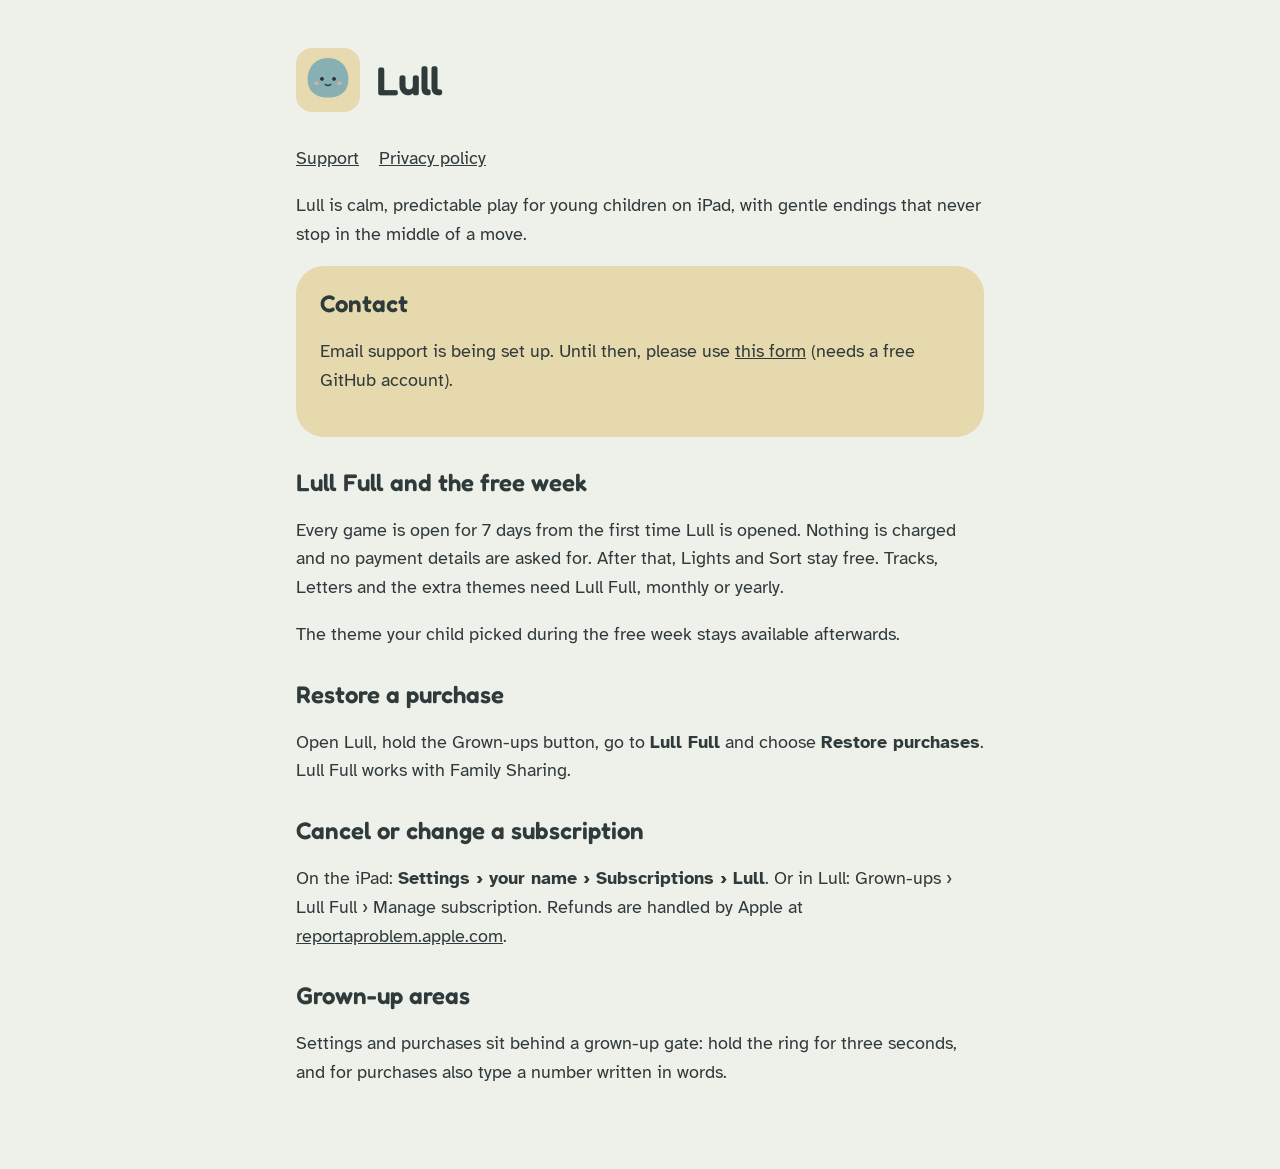
<file: index.html>
<!doctype html><html lang="en"><head><meta charset="utf-8"><meta name="viewport" content="width=device-width,initial-scale=1"><link rel="preconnect" href="https://fonts.googleapis.com"><link href="https://fonts.googleapis.com/css2?family=Atkinson+Hyperlegible:wght@400;700&family=Fredoka:wght@600&display=swap" rel="stylesheet"><link rel="stylesheet" href="style.css"><link rel="icon" href="icon.png"><title>Lull Support</title></head><body><main>
<header><img src="icon.png" alt=""><h1>Lull</h1></header>
<nav><a href="./">Support</a><a href="privacy.html">Privacy policy</a></nav>
<p>Lull is calm, predictable play for young children on iPad, with gentle endings that never stop in the middle of a move.</p>

<div class="card note"><h2 style="margin-top:0">Contact</h2>
<p><!-- CONTACT_EMAIL -->Email support is being set up. Until then, please use <a href="https://github.com/julianoczkowski/lull-app/issues/new">this form</a> (needs a free GitHub account).</p></div>

<h2>Lull Full and the free week</h2>
<p>Every game is open for 7 days from the first time Lull is opened. Nothing is charged and no payment details are asked for. After that, Lights and Sort stay free. Tracks, Letters and the extra themes need Lull Full, monthly or yearly.</p>
<p>The theme your child picked during the free week stays available afterwards.</p>

<h2>Restore a purchase</h2>
<p>Open Lull, hold the Grown-ups button, go to <b>Lull Full</b> and choose <b>Restore purchases</b>. Lull Full works with Family Sharing.</p>

<h2>Cancel or change a subscription</h2>
<p>On the iPad: <b>Settings › your name › Subscriptions › Lull</b>. Or in Lull: Grown-ups › Lull Full › Manage subscription. Refunds are handled by Apple at <a href="https://reportaproblem.apple.com">reportaproblem.apple.com</a>.</p>

<h2>Grown-up areas</h2>
<p>Settings and purchases sit behind a grown-up gate: hold the ring for three seconds, and for purchases also type a number written in words.</p>
</main></body></html>
</file>
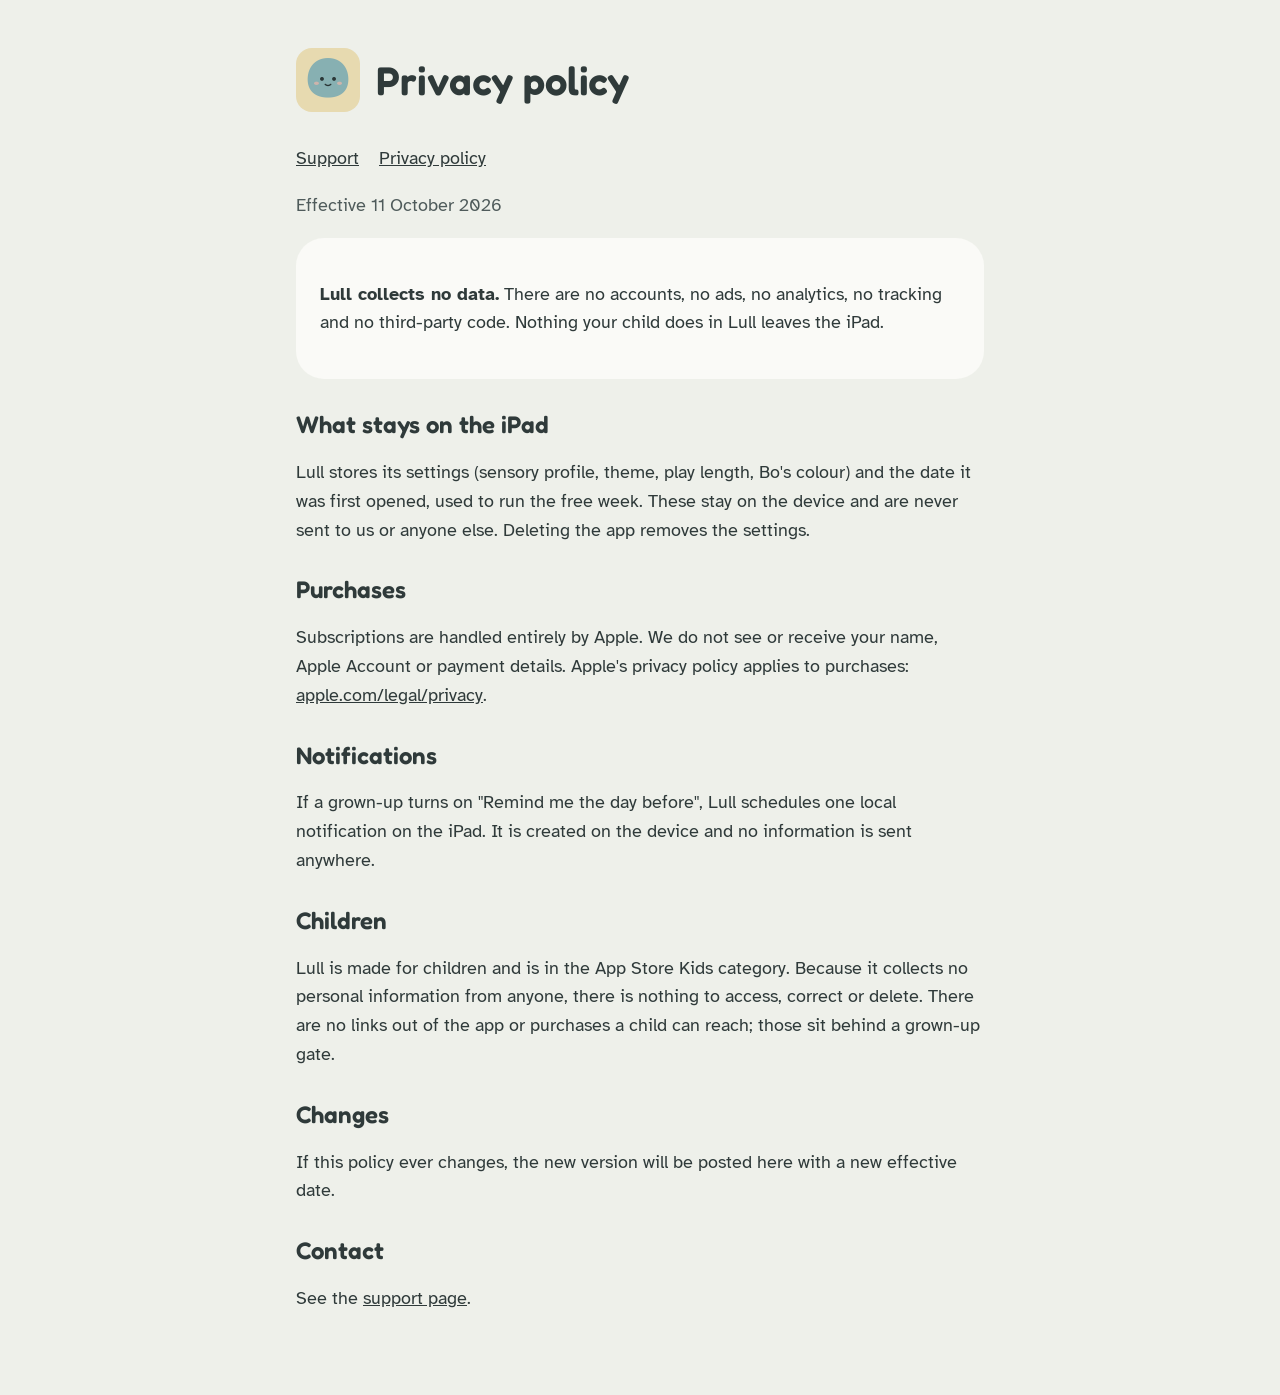
<file: privacy.html>
<!doctype html><html lang="en"><head><meta charset="utf-8"><meta name="viewport" content="width=device-width,initial-scale=1"><link rel="preconnect" href="https://fonts.googleapis.com"><link href="https://fonts.googleapis.com/css2?family=Atkinson+Hyperlegible:wght@400;700&family=Fredoka:wght@600&display=swap" rel="stylesheet"><link rel="stylesheet" href="style.css"><link rel="icon" href="icon.png"><title>Lull Privacy Policy</title></head><body><main>
<header><img src="icon.png" alt=""><h1>Privacy policy</h1></header>
<nav><a href="./">Support</a><a href="privacy.html">Privacy policy</a></nav>
<p class="muted">Effective 11 October 2026</p>

<div class="card"><p><b>Lull collects no data.</b> There are no accounts, no ads, no analytics, no tracking and no third-party code. Nothing your child does in Lull leaves the iPad.</p></div>

<h2>What stays on the iPad</h2>
<p>Lull stores its settings (sensory profile, theme, play length, Bo's colour) and the date it was first opened, used to run the free week. These stay on the device and are never sent to us or anyone else. Deleting the app removes the settings.</p>

<h2>Purchases</h2>
<p>Subscriptions are handled entirely by Apple. We do not see or receive your name, Apple Account or payment details. Apple's privacy policy applies to purchases: <a href="https://www.apple.com/legal/privacy/">apple.com/legal/privacy</a>.</p>

<h2>Notifications</h2>
<p>If a grown-up turns on "Remind me the day before", Lull schedules one local notification on the iPad. It is created on the device and no information is sent anywhere.</p>

<h2>Children</h2>
<p>Lull is made for children and is in the App Store Kids category. Because it collects no personal information from anyone, there is nothing to access, correct or delete. There are no links out of the app or purchases a child can reach; those sit behind a grown-up gate.</p>

<h2>Changes</h2>
<p>If this policy ever changes, the new version will be posted here with a new effective date.</p>

<h2>Contact</h2>
<p><!-- CONTACT_EMAIL -->See the <a href="./">support page</a>.</p>
</main></body></html>
</file>
<file: style.css>
:root { --ground:#EEF0EA; --card:#FAFAF7; --ink:#2F3A3A; --soft:#4F5B5B; --straw:#E6D9AE; }
* { box-sizing:border-box; }
body { margin:0; background:var(--ground); color:var(--ink); font:18px/1.6 "Atkinson Hyperlegible", system-ui, -apple-system, sans-serif; }
main { max-width:720px; margin:0 auto; padding:48px 16px 64px; }
header { display:flex; align-items:center; gap:16px; margin-bottom:32px; }
header img { width:64px; height:64px; border-radius:16px; }
h1 { font:600 40px/1.1 Fredoka, system-ui, sans-serif; margin:0; }
h2 { font:600 24px/1.2 Fredoka, system-ui, sans-serif; margin:32px 0 8px; }
.card { background:var(--card); border-radius:28px; padding:24px; margin:16px 0; }
.note { background:var(--straw); }
a { color:var(--ink); }
nav a { margin-right:20px; }
small, .muted { color:var(--soft); }
</file>
